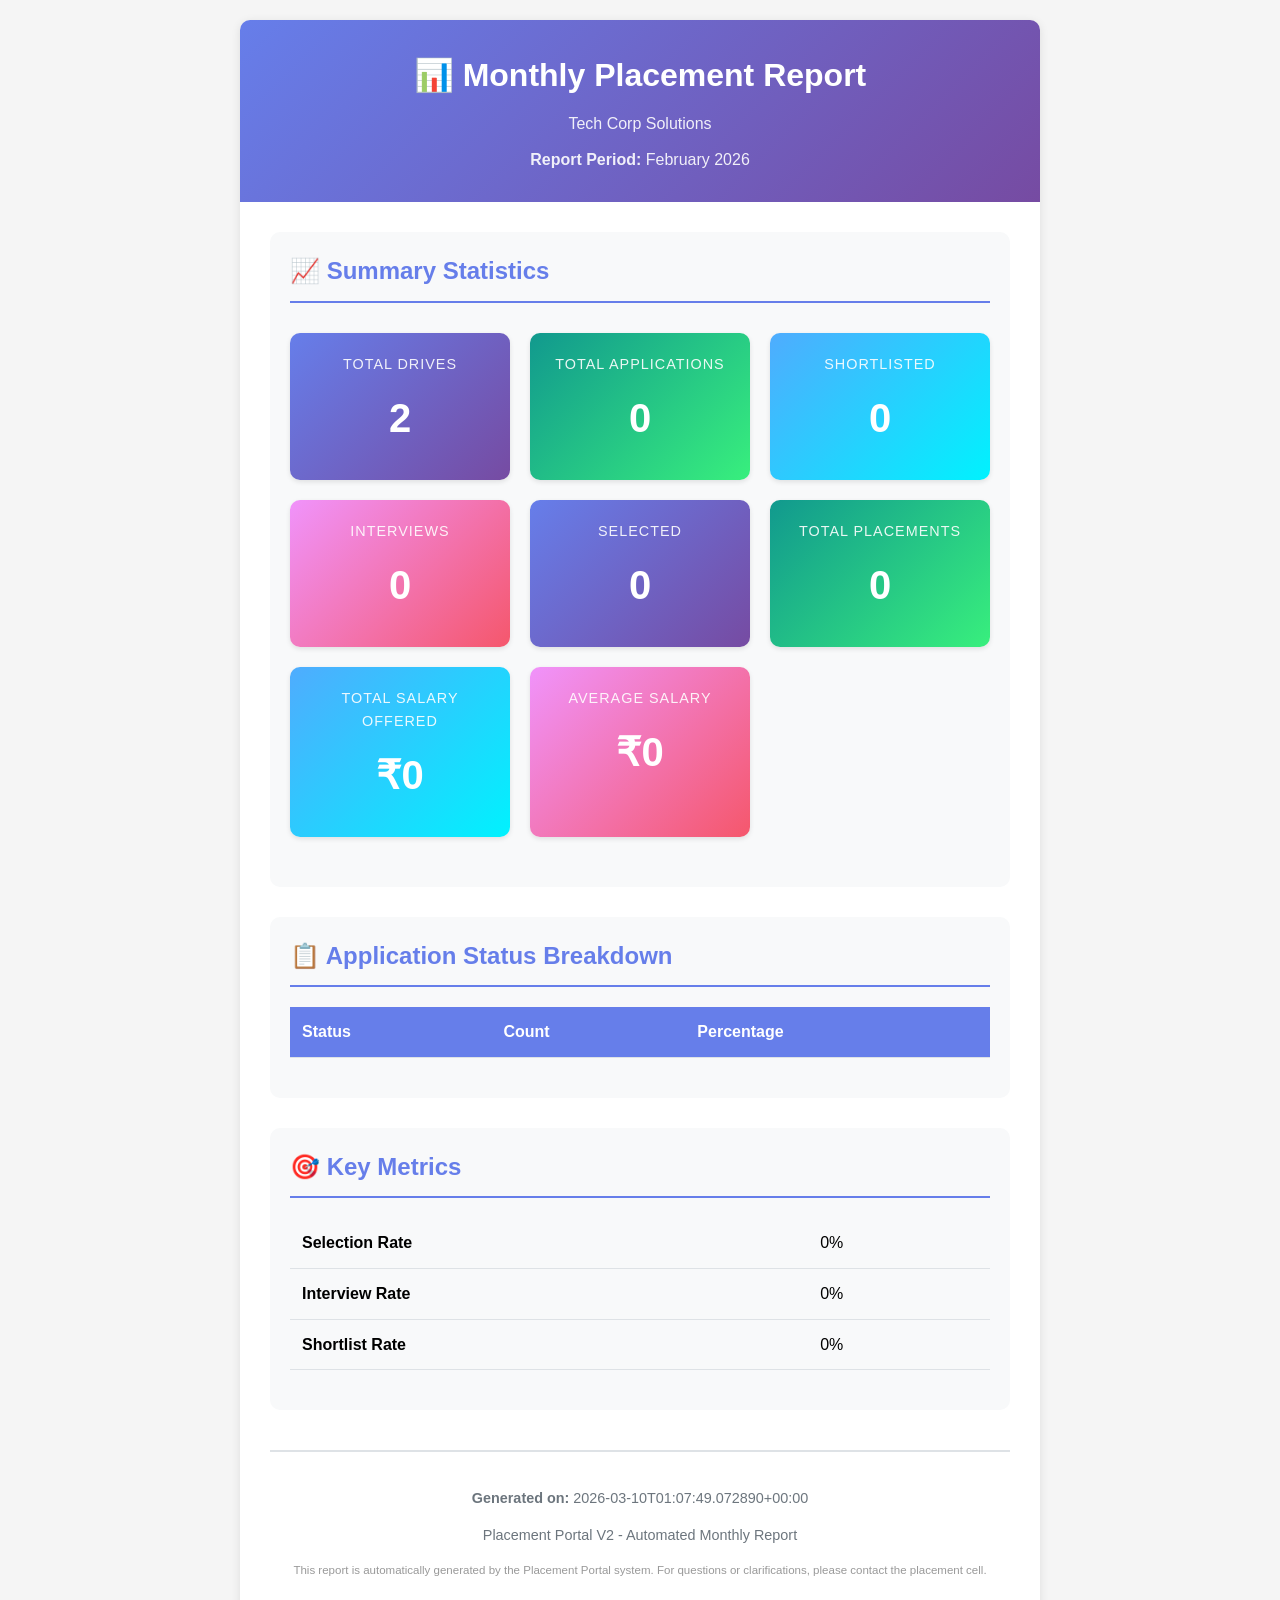
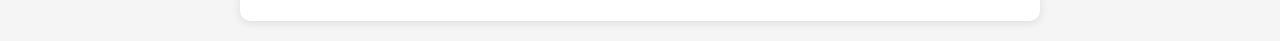
<file: static/reports/Tech_Corp_Solutions_2026_02_report.html>
<!DOCTYPE html>
<html lang="en">
<head>
    <meta charset="UTF-8">
    <meta name="viewport" content="width=device-width, initial-scale=1.0">
    <title>Monthly Placement Report - Tech Corp Solutions</title>
    <style>
        body {
            font-family: Arial, sans-serif;
            line-height: 1.6;
            max-width: 800px;
            margin: 0 auto;
            padding: 20px;
            background-color: #f5f5f5;
        }
        .container {
            background-color: white;
            padding: 30px;
            border-radius: 10px;
            box-shadow: 0 2px 10px rgba(0,0,0,0.1);
        }
        .header {
            background: linear-gradient(135deg, #667eea 0%, #764ba2 100%);
            color: white;
            padding: 30px;
            text-align: center;
            border-radius: 10px 10px 0 0;
            margin: -30px -30px 30px -30px;
        }
        .header h1 {
            margin: 0;
            font-size: 2em;
        }
        .header p {
            margin: 10px 0 0 0;
            opacity: 0.9;
        }
        .stats-grid {
            display: grid;
            grid-template-columns: repeat(auto-fit, minmax(180px, 1fr));
            gap: 20px;
            margin: 30px 0;
        }
        .stat-card {
            background: linear-gradient(135deg, #667eea 0%, #764ba2 100%);
            color: white;
            padding: 20px;
            border-radius: 10px;
            text-align: center;
            box-shadow: 0 2px 5px rgba(0,0,0,0.1);
        }
        .stat-card.success {
            background: linear-gradient(135deg, #11998e 0%, #38ef7d 100%);
        }
        .stat-card.info {
            background: linear-gradient(135deg, #4facfe 0%, #00f2fe 100%);
        }
        .stat-card.warning {
            background: linear-gradient(135deg, #f093fb 0%, #f5576c 100%);
        }
        .stat-value {
            font-size: 2.5em;
            font-weight: bold;
            margin: 10px 0;
        }
        .stat-label {
            font-size: 0.9em;
            opacity: 0.9;
            text-transform: uppercase;
            letter-spacing: 1px;
        }
        .section {
            margin: 30px 0;
            padding: 20px;
            background-color: #f8f9fa;
            border-radius: 10px;
        }
        .section h2 {
            color: #667eea;
            margin-top: 0;
            border-bottom: 2px solid #667eea;
            padding-bottom: 10px;
        }
        .table {
            width: 100%;
            border-collapse: collapse;
            margin: 20px 0;
        }
        .table th, .table td {
            padding: 12px;
            text-align: left;
            border-bottom: 1px solid #dee2e6;
        }
        .table th {
            background-color: #667eea;
            color: white;
        }
        .table tr:hover {
            background-color: #f5f5f5;
        }
        .footer {
            margin-top: 40px;
            padding-top: 20px;
            border-top: 2px solid #dee2e6;
            color: #6c757d;
            font-size: 0.9em;
            text-align: center;
        }
        .badge {
            display: inline-block;
            padding: 5px 10px;
            border-radius: 5px;
            font-size: 0.85em;
            font-weight: bold;
        }
        .badge-success {
            background-color: #28a745;
            color: white;
        }
        .badge-info {
            background-color: #17a2b8;
            color: white;
        }
        .badge-warning {
            background-color: #ffc107;
            color: #212529;
        }
    </style>
</head>
<body>
    <div class="container">
        <!-- Header -->
        <div class="header">
            <h1>📊 Monthly Placement Report</h1>
            <p>Tech Corp Solutions</p>
            <p><strong>Report Period:</strong> February 2026</p>
        </div>
        
        <!-- Summary Statistics -->
        <div class="section">
            <h2>📈 Summary Statistics</h2>
            <div class="stats-grid">
                <div class="stat-card">
                    <div class="stat-label">Total Drives</div>
                    <div class="stat-value">2</div>
                </div>
                <div class="stat-card success">
                    <div class="stat-label">Total Applications</div>
                    <div class="stat-value">0</div>
                </div>
                <div class="stat-card info">
                    <div class="stat-label">Shortlisted</div>
                    <div class="stat-value">0</div>
                </div>
                <div class="stat-card warning">
                    <div class="stat-label">Interviews</div>
                    <div class="stat-value">0</div>
                </div>
                <div class="stat-card">
                    <div class="stat-label">Selected</div>
                    <div class="stat-value">0</div>
                </div>
                <div class="stat-card success">
                    <div class="stat-label">Total Placements</div>
                    <div class="stat-value">0</div>
                </div>
                <div class="stat-card info">
                    <div class="stat-label">Total Salary Offered</div>
                    <div class="stat-value">₹0</div>
                </div>
                <div class="stat-card warning">
                    <div class="stat-label">Average Salary</div>
                    <div class="stat-value">₹0</div>
                </div>
            </div>
        </div>
        
        <!-- Application Status Breakdown -->
        <div class="section">
            <h2>📋 Application Status Breakdown</h2>
            <table class="table">
                <thead>
                    <tr>
                        <th>Status</th>
                        <th>Count</th>
                        <th>Percentage</th>
                    </tr>
                </thead>
                <tbody>
                    
                </tbody>
            </table>
        </div>
        
        <!-- Key Metrics -->
        <div class="section">
            <h2>🎯 Key Metrics</h2>
            <table class="table">
                <tbody>
                    <tr>
                        <td><strong>Selection Rate</strong></td>
                        <td>
                            
                                0%
                            
                        </td>
                    </tr>
                    <tr>
                        <td><strong>Interview Rate</strong></td>
                        <td>
                            
                                0%
                            
                        </td>
                    </tr>
                    <tr>
                        <td><strong>Shortlist Rate</strong></td>
                        <td>
                            
                                0%
                            
                        </td>
                    </tr>
                </tbody>
            </table>
        </div>
        
        <!-- Footer -->
        <div class="footer">
            <p><strong>Generated on:</strong> 2026-03-10T01:07:49.072890+00:00</p>
            <p>Placement Portal V2 - Automated Monthly Report</p>
            <p style="font-size: 0.8em; color: #999;">
                This report is automatically generated by the Placement Portal system.
                For questions or clarifications, please contact the placement cell.
            </p>
        </div>
    </div>
</body>
</html>
</file>
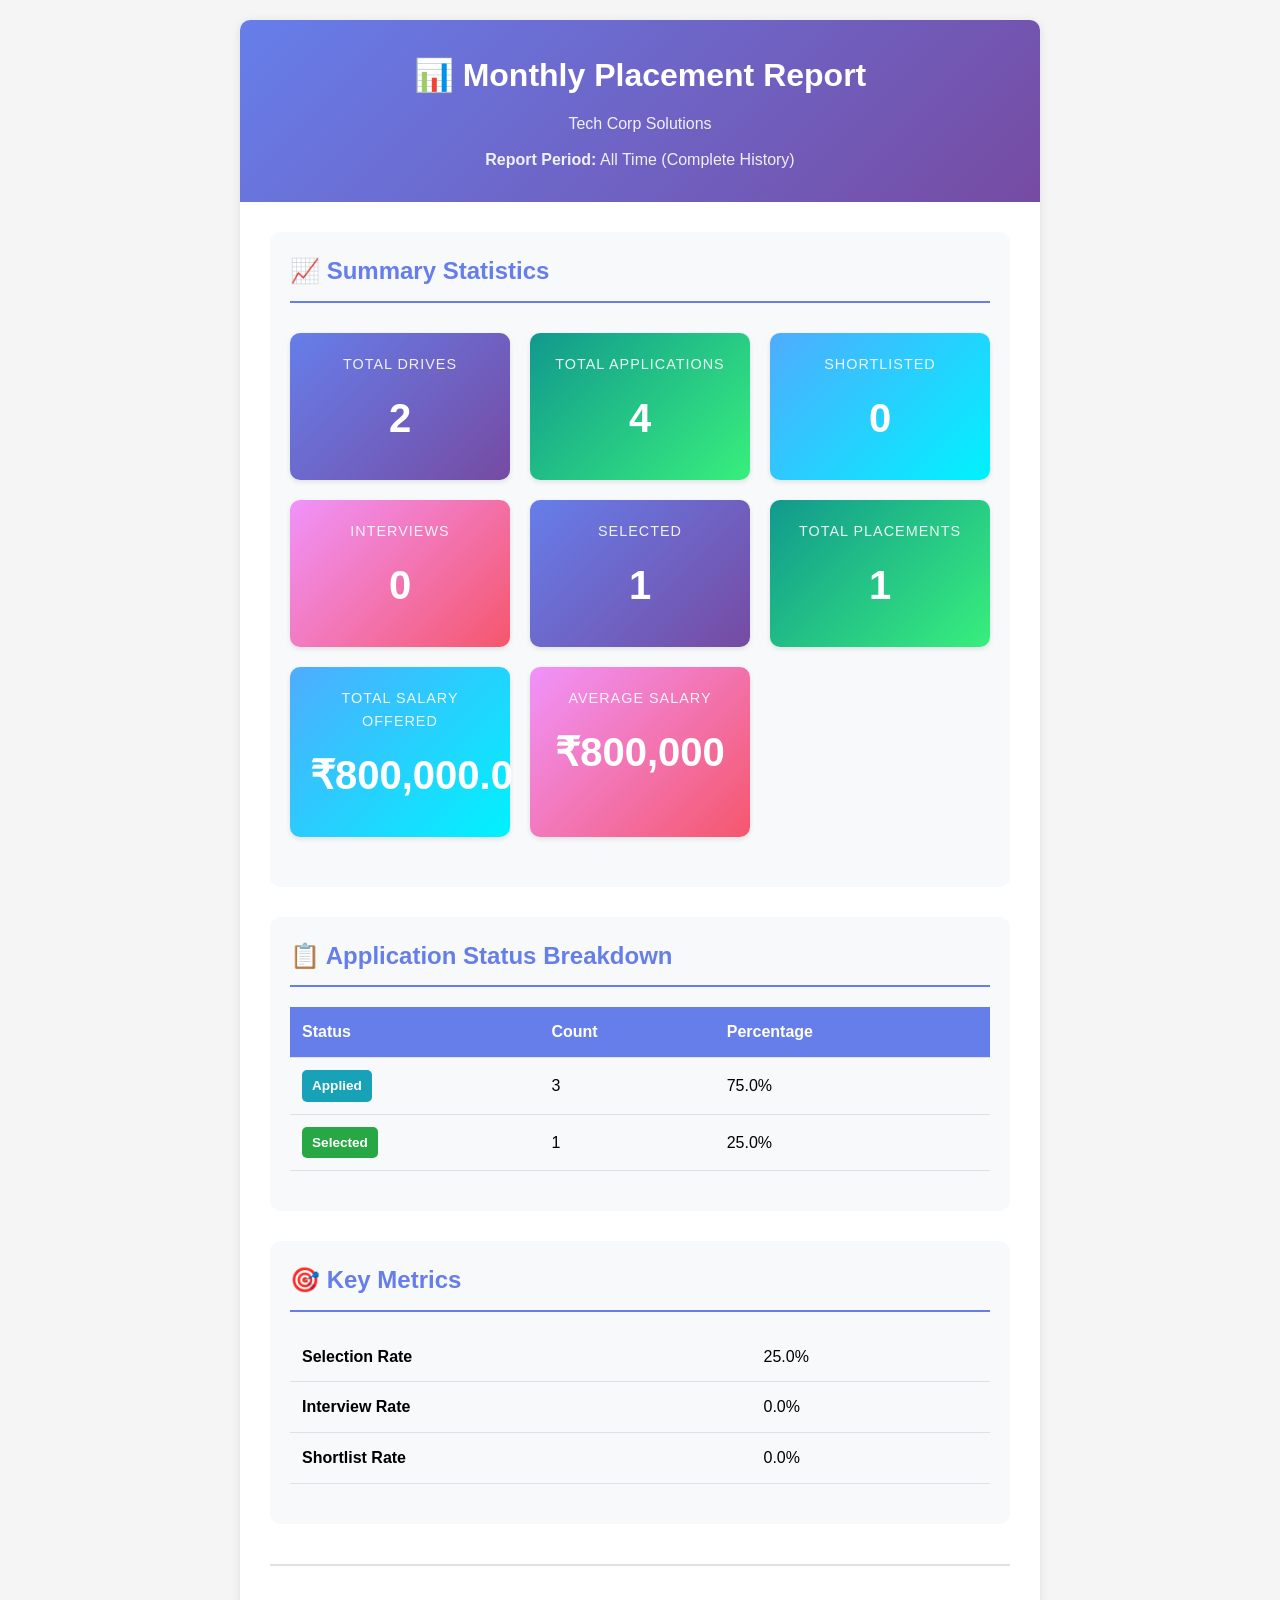
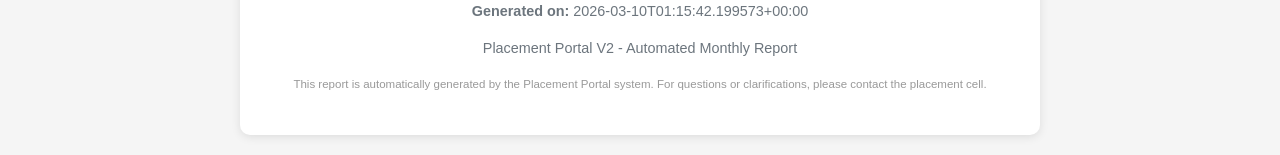
<file: static/reports/Tech_Corp_Solutions_Complete_History_20260310_011542_report.html>
<!DOCTYPE html>
<html lang="en">
<head>
    <meta charset="UTF-8">
    <meta name="viewport" content="width=device-width, initial-scale=1.0">
    <title>Monthly Placement Report - Tech Corp Solutions</title>
    <style>
        body {
            font-family: Arial, sans-serif;
            line-height: 1.6;
            max-width: 800px;
            margin: 0 auto;
            padding: 20px;
            background-color: #f5f5f5;
        }
        .container {
            background-color: white;
            padding: 30px;
            border-radius: 10px;
            box-shadow: 0 2px 10px rgba(0,0,0,0.1);
        }
        .header {
            background: linear-gradient(135deg, #667eea 0%, #764ba2 100%);
            color: white;
            padding: 30px;
            text-align: center;
            border-radius: 10px 10px 0 0;
            margin: -30px -30px 30px -30px;
        }
        .header h1 {
            margin: 0;
            font-size: 2em;
        }
        .header p {
            margin: 10px 0 0 0;
            opacity: 0.9;
        }
        .stats-grid {
            display: grid;
            grid-template-columns: repeat(auto-fit, minmax(180px, 1fr));
            gap: 20px;
            margin: 30px 0;
        }
        .stat-card {
            background: linear-gradient(135deg, #667eea 0%, #764ba2 100%);
            color: white;
            padding: 20px;
            border-radius: 10px;
            text-align: center;
            box-shadow: 0 2px 5px rgba(0,0,0,0.1);
        }
        .stat-card.success {
            background: linear-gradient(135deg, #11998e 0%, #38ef7d 100%);
        }
        .stat-card.info {
            background: linear-gradient(135deg, #4facfe 0%, #00f2fe 100%);
        }
        .stat-card.warning {
            background: linear-gradient(135deg, #f093fb 0%, #f5576c 100%);
        }
        .stat-value {
            font-size: 2.5em;
            font-weight: bold;
            margin: 10px 0;
        }
        .stat-label {
            font-size: 0.9em;
            opacity: 0.9;
            text-transform: uppercase;
            letter-spacing: 1px;
        }
        .section {
            margin: 30px 0;
            padding: 20px;
            background-color: #f8f9fa;
            border-radius: 10px;
        }
        .section h2 {
            color: #667eea;
            margin-top: 0;
            border-bottom: 2px solid #667eea;
            padding-bottom: 10px;
        }
        .table {
            width: 100%;
            border-collapse: collapse;
            margin: 20px 0;
        }
        .table th, .table td {
            padding: 12px;
            text-align: left;
            border-bottom: 1px solid #dee2e6;
        }
        .table th {
            background-color: #667eea;
            color: white;
        }
        .table tr:hover {
            background-color: #f5f5f5;
        }
        .footer {
            margin-top: 40px;
            padding-top: 20px;
            border-top: 2px solid #dee2e6;
            color: #6c757d;
            font-size: 0.9em;
            text-align: center;
        }
        .badge {
            display: inline-block;
            padding: 5px 10px;
            border-radius: 5px;
            font-size: 0.85em;
            font-weight: bold;
        }
        .badge-success {
            background-color: #28a745;
            color: white;
        }
        .badge-info {
            background-color: #17a2b8;
            color: white;
        }
        .badge-warning {
            background-color: #ffc107;
            color: #212529;
        }
    </style>
</head>
<body>
    <div class="container">
        <!-- Header -->
        <div class="header">
            <h1>📊 Monthly Placement Report</h1>
            <p>Tech Corp Solutions</p>
            <p><strong>Report Period:</strong> All Time (Complete History)</p>
        </div>
        
        <!-- Summary Statistics -->
        <div class="section">
            <h2>📈 Summary Statistics</h2>
            <div class="stats-grid">
                <div class="stat-card">
                    <div class="stat-label">Total Drives</div>
                    <div class="stat-value">2</div>
                </div>
                <div class="stat-card success">
                    <div class="stat-label">Total Applications</div>
                    <div class="stat-value">4</div>
                </div>
                <div class="stat-card info">
                    <div class="stat-label">Shortlisted</div>
                    <div class="stat-value">0</div>
                </div>
                <div class="stat-card warning">
                    <div class="stat-label">Interviews</div>
                    <div class="stat-value">0</div>
                </div>
                <div class="stat-card">
                    <div class="stat-label">Selected</div>
                    <div class="stat-value">1</div>
                </div>
                <div class="stat-card success">
                    <div class="stat-label">Total Placements</div>
                    <div class="stat-value">1</div>
                </div>
                <div class="stat-card info">
                    <div class="stat-label">Total Salary Offered</div>
                    <div class="stat-value">₹800,000.0</div>
                </div>
                <div class="stat-card warning">
                    <div class="stat-label">Average Salary</div>
                    <div class="stat-value">₹800,000</div>
                </div>
            </div>
        </div>
        
        <!-- Application Status Breakdown -->
        <div class="section">
            <h2>📋 Application Status Breakdown</h2>
            <table class="table">
                <thead>
                    <tr>
                        <th>Status</th>
                        <th>Count</th>
                        <th>Percentage</th>
                    </tr>
                </thead>
                <tbody>
                    
                    <tr>
                        <td>
                            
                                <span class="badge badge-info">Applied</span>
                            
                        </td>
                        <td>3</td>
                        <td>
                            
                                75.0%
                            
                        </td>
                    </tr>
                    
                    <tr>
                        <td>
                            
                                <span class="badge badge-success">Selected</span>
                            
                        </td>
                        <td>1</td>
                        <td>
                            
                                25.0%
                            
                        </td>
                    </tr>
                    
                </tbody>
            </table>
        </div>
        
        <!-- Key Metrics -->
        <div class="section">
            <h2>🎯 Key Metrics</h2>
            <table class="table">
                <tbody>
                    <tr>
                        <td><strong>Selection Rate</strong></td>
                        <td>
                            
                                25.0%
                            
                        </td>
                    </tr>
                    <tr>
                        <td><strong>Interview Rate</strong></td>
                        <td>
                            
                                0.0%
                            
                        </td>
                    </tr>
                    <tr>
                        <td><strong>Shortlist Rate</strong></td>
                        <td>
                            
                                0.0%
                            
                        </td>
                    </tr>
                </tbody>
            </table>
        </div>
        
        <!-- Footer -->
        <div class="footer">
            <p><strong>Generated on:</strong> 2026-03-10T01:15:42.199573+00:00</p>
            <p>Placement Portal V2 - Automated Monthly Report</p>
            <p style="font-size: 0.8em; color: #999;">
                This report is automatically generated by the Placement Portal system.
                For questions or clarifications, please contact the placement cell.
            </p>
        </div>
    </div>
</body>
</html>
</file>
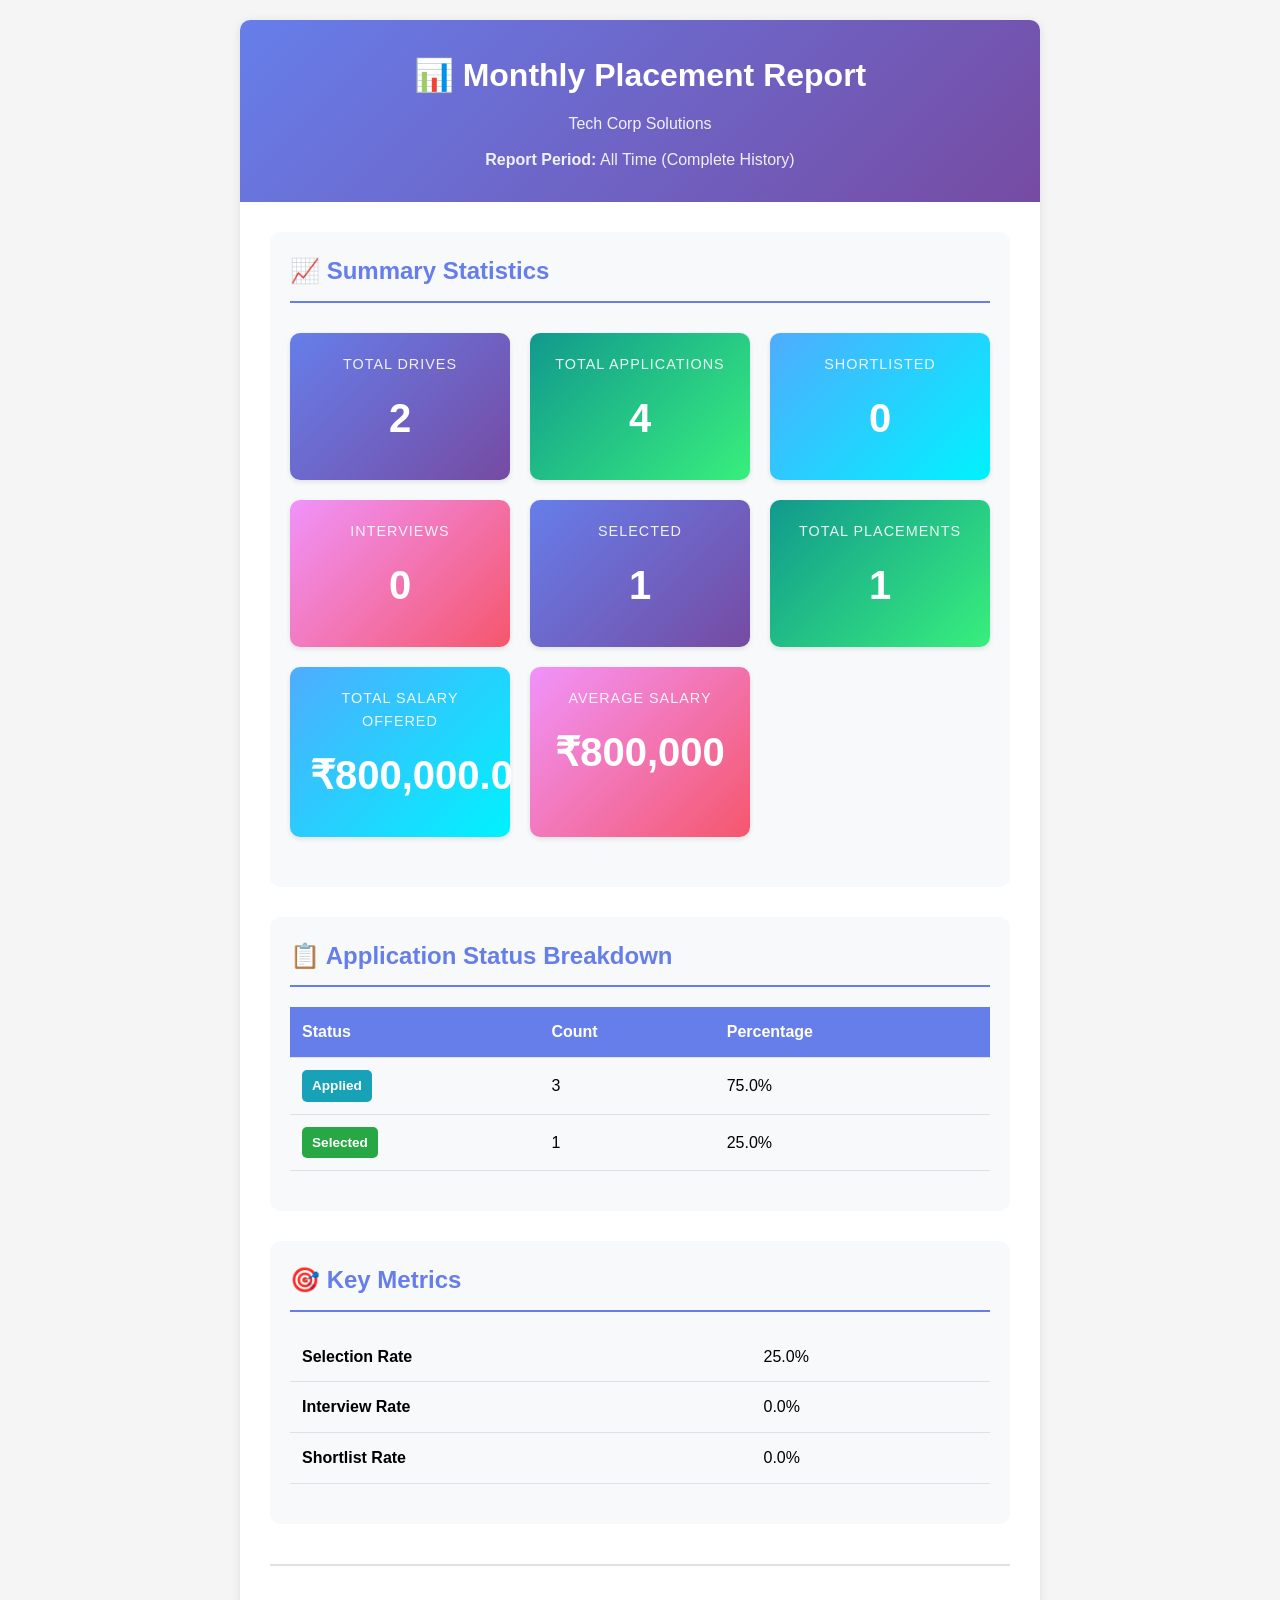
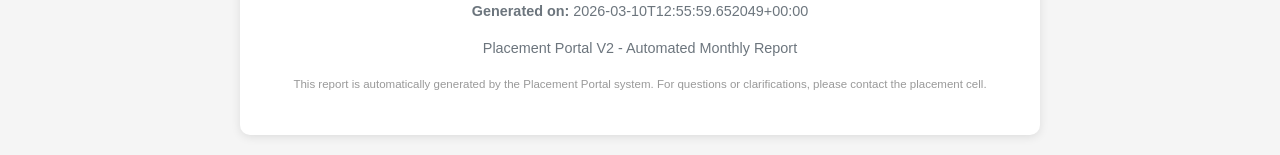
<file: static/reports/Tech_Corp_Solutions_Complete_History_20260310_125559_report.html>
<!DOCTYPE html>
<html lang="en">
<head>
    <meta charset="UTF-8">
    <meta name="viewport" content="width=device-width, initial-scale=1.0">
    <title>Monthly Placement Report - Tech Corp Solutions</title>
    <style>
        body {
            font-family: Arial, sans-serif;
            line-height: 1.6;
            max-width: 800px;
            margin: 0 auto;
            padding: 20px;
            background-color: #f5f5f5;
        }
        .container {
            background-color: white;
            padding: 30px;
            border-radius: 10px;
            box-shadow: 0 2px 10px rgba(0,0,0,0.1);
        }
        .header {
            background: linear-gradient(135deg, #667eea 0%, #764ba2 100%);
            color: white;
            padding: 30px;
            text-align: center;
            border-radius: 10px 10px 0 0;
            margin: -30px -30px 30px -30px;
        }
        .header h1 {
            margin: 0;
            font-size: 2em;
        }
        .header p {
            margin: 10px 0 0 0;
            opacity: 0.9;
        }
        .stats-grid {
            display: grid;
            grid-template-columns: repeat(auto-fit, minmax(180px, 1fr));
            gap: 20px;
            margin: 30px 0;
        }
        .stat-card {
            background: linear-gradient(135deg, #667eea 0%, #764ba2 100%);
            color: white;
            padding: 20px;
            border-radius: 10px;
            text-align: center;
            box-shadow: 0 2px 5px rgba(0,0,0,0.1);
        }
        .stat-card.success {
            background: linear-gradient(135deg, #11998e 0%, #38ef7d 100%);
        }
        .stat-card.info {
            background: linear-gradient(135deg, #4facfe 0%, #00f2fe 100%);
        }
        .stat-card.warning {
            background: linear-gradient(135deg, #f093fb 0%, #f5576c 100%);
        }
        .stat-value {
            font-size: 2.5em;
            font-weight: bold;
            margin: 10px 0;
        }
        .stat-label {
            font-size: 0.9em;
            opacity: 0.9;
            text-transform: uppercase;
            letter-spacing: 1px;
        }
        .section {
            margin: 30px 0;
            padding: 20px;
            background-color: #f8f9fa;
            border-radius: 10px;
        }
        .section h2 {
            color: #667eea;
            margin-top: 0;
            border-bottom: 2px solid #667eea;
            padding-bottom: 10px;
        }
        .table {
            width: 100%;
            border-collapse: collapse;
            margin: 20px 0;
        }
        .table th, .table td {
            padding: 12px;
            text-align: left;
            border-bottom: 1px solid #dee2e6;
        }
        .table th {
            background-color: #667eea;
            color: white;
        }
        .table tr:hover {
            background-color: #f5f5f5;
        }
        .footer {
            margin-top: 40px;
            padding-top: 20px;
            border-top: 2px solid #dee2e6;
            color: #6c757d;
            font-size: 0.9em;
            text-align: center;
        }
        .badge {
            display: inline-block;
            padding: 5px 10px;
            border-radius: 5px;
            font-size: 0.85em;
            font-weight: bold;
        }
        .badge-success {
            background-color: #28a745;
            color: white;
        }
        .badge-info {
            background-color: #17a2b8;
            color: white;
        }
        .badge-warning {
            background-color: #ffc107;
            color: #212529;
        }
    </style>
</head>
<body>
    <div class="container">
        <!-- Header -->
        <div class="header">
            <h1>📊 Monthly Placement Report</h1>
            <p>Tech Corp Solutions</p>
            <p><strong>Report Period:</strong> All Time (Complete History)</p>
        </div>
        
        <!-- Summary Statistics -->
        <div class="section">
            <h2>📈 Summary Statistics</h2>
            <div class="stats-grid">
                <div class="stat-card">
                    <div class="stat-label">Total Drives</div>
                    <div class="stat-value">2</div>
                </div>
                <div class="stat-card success">
                    <div class="stat-label">Total Applications</div>
                    <div class="stat-value">4</div>
                </div>
                <div class="stat-card info">
                    <div class="stat-label">Shortlisted</div>
                    <div class="stat-value">0</div>
                </div>
                <div class="stat-card warning">
                    <div class="stat-label">Interviews</div>
                    <div class="stat-value">0</div>
                </div>
                <div class="stat-card">
                    <div class="stat-label">Selected</div>
                    <div class="stat-value">1</div>
                </div>
                <div class="stat-card success">
                    <div class="stat-label">Total Placements</div>
                    <div class="stat-value">1</div>
                </div>
                <div class="stat-card info">
                    <div class="stat-label">Total Salary Offered</div>
                    <div class="stat-value">₹800,000.0</div>
                </div>
                <div class="stat-card warning">
                    <div class="stat-label">Average Salary</div>
                    <div class="stat-value">₹800,000</div>
                </div>
            </div>
        </div>
        
        <!-- Application Status Breakdown -->
        <div class="section">
            <h2>📋 Application Status Breakdown</h2>
            <table class="table">
                <thead>
                    <tr>
                        <th>Status</th>
                        <th>Count</th>
                        <th>Percentage</th>
                    </tr>
                </thead>
                <tbody>
                    
                    <tr>
                        <td>
                            
                                <span class="badge badge-info">Applied</span>
                            
                        </td>
                        <td>3</td>
                        <td>
                            
                                75.0%
                            
                        </td>
                    </tr>
                    
                    <tr>
                        <td>
                            
                                <span class="badge badge-success">Selected</span>
                            
                        </td>
                        <td>1</td>
                        <td>
                            
                                25.0%
                            
                        </td>
                    </tr>
                    
                </tbody>
            </table>
        </div>
        
        <!-- Key Metrics -->
        <div class="section">
            <h2>🎯 Key Metrics</h2>
            <table class="table">
                <tbody>
                    <tr>
                        <td><strong>Selection Rate</strong></td>
                        <td>
                            
                                25.0%
                            
                        </td>
                    </tr>
                    <tr>
                        <td><strong>Interview Rate</strong></td>
                        <td>
                            
                                0.0%
                            
                        </td>
                    </tr>
                    <tr>
                        <td><strong>Shortlist Rate</strong></td>
                        <td>
                            
                                0.0%
                            
                        </td>
                    </tr>
                </tbody>
            </table>
        </div>
        
        <!-- Footer -->
        <div class="footer">
            <p><strong>Generated on:</strong> 2026-03-10T12:55:59.652049+00:00</p>
            <p>Placement Portal V2 - Automated Monthly Report</p>
            <p style="font-size: 0.8em; color: #999;">
                This report is automatically generated by the Placement Portal system.
                For questions or clarifications, please contact the placement cell.
            </p>
        </div>
    </div>
</body>
</html>
</file>
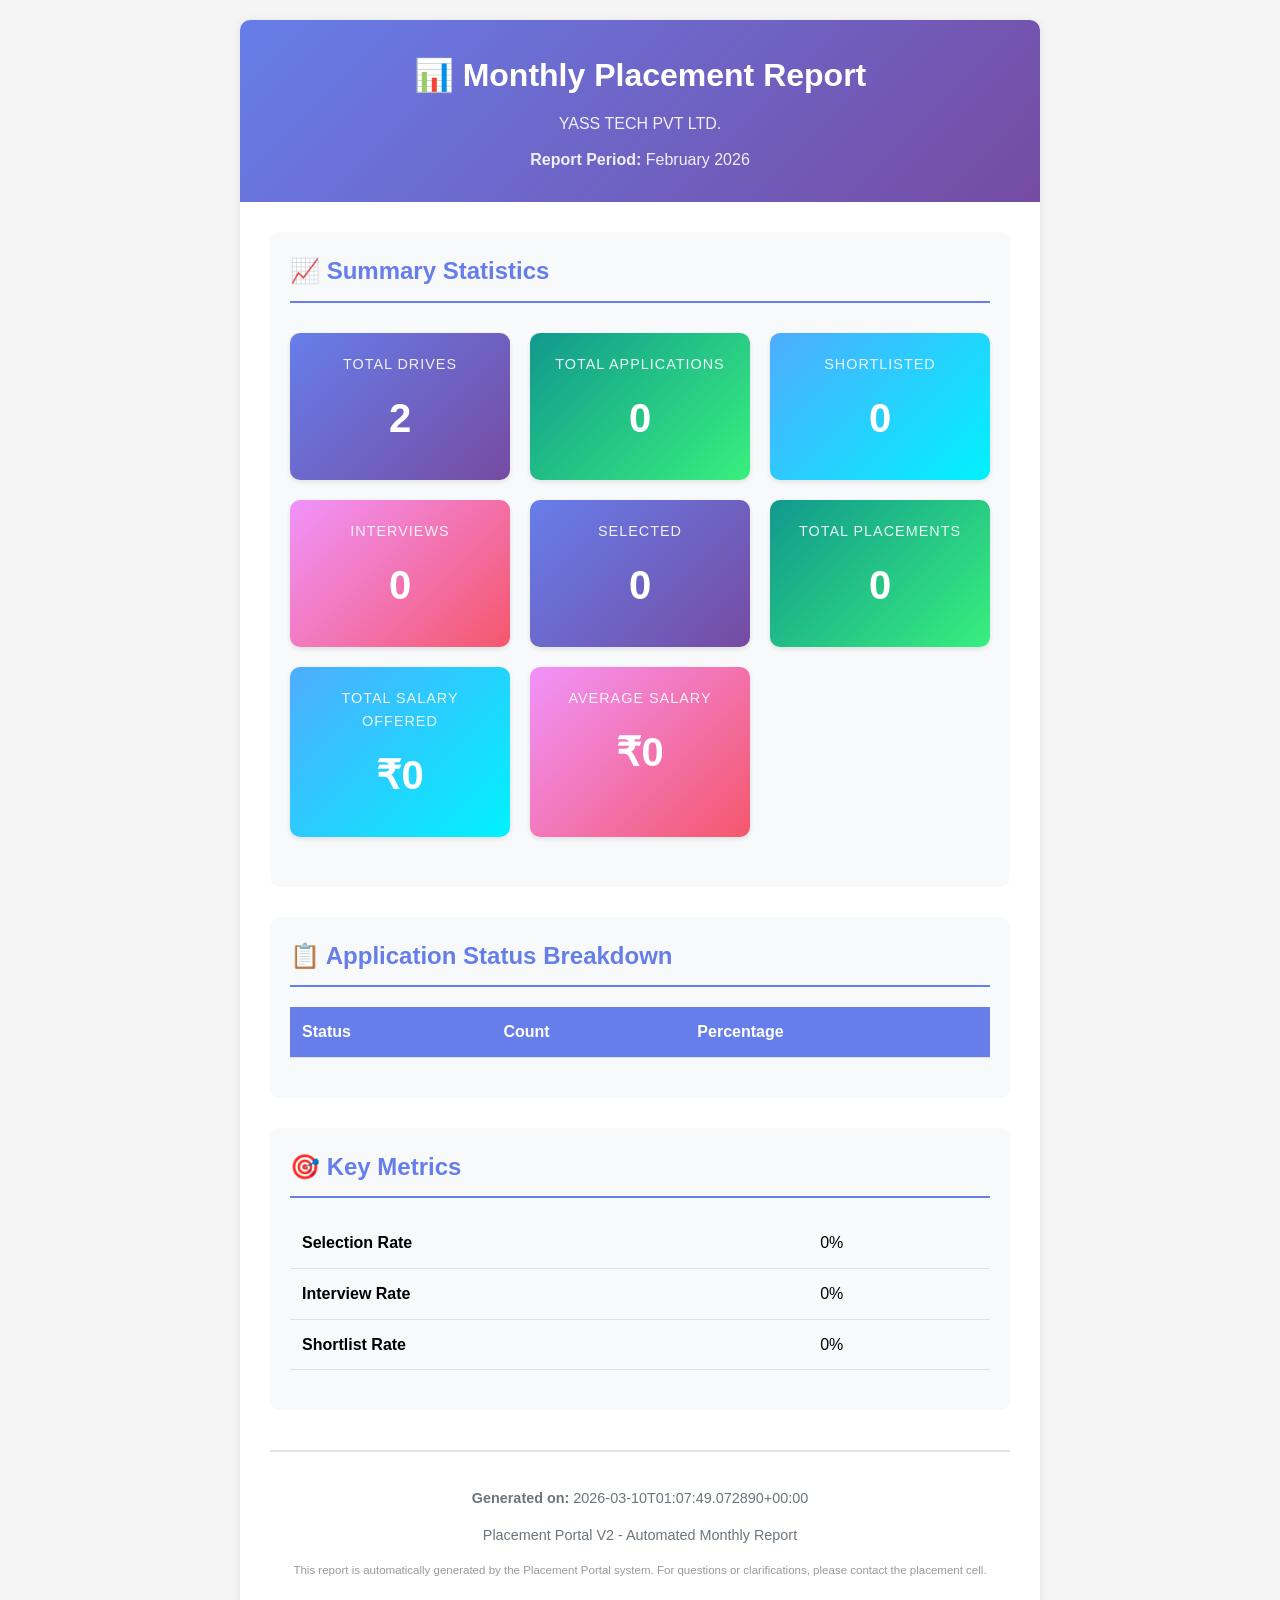
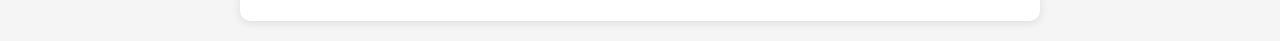
<file: static/reports/YASS_TECH_PVT_LTD._2026_02_report.html>
<!DOCTYPE html>
<html lang="en">
<head>
    <meta charset="UTF-8">
    <meta name="viewport" content="width=device-width, initial-scale=1.0">
    <title>Monthly Placement Report - YASS TECH PVT LTD.</title>
    <style>
        body {
            font-family: Arial, sans-serif;
            line-height: 1.6;
            max-width: 800px;
            margin: 0 auto;
            padding: 20px;
            background-color: #f5f5f5;
        }
        .container {
            background-color: white;
            padding: 30px;
            border-radius: 10px;
            box-shadow: 0 2px 10px rgba(0,0,0,0.1);
        }
        .header {
            background: linear-gradient(135deg, #667eea 0%, #764ba2 100%);
            color: white;
            padding: 30px;
            text-align: center;
            border-radius: 10px 10px 0 0;
            margin: -30px -30px 30px -30px;
        }
        .header h1 {
            margin: 0;
            font-size: 2em;
        }
        .header p {
            margin: 10px 0 0 0;
            opacity: 0.9;
        }
        .stats-grid {
            display: grid;
            grid-template-columns: repeat(auto-fit, minmax(180px, 1fr));
            gap: 20px;
            margin: 30px 0;
        }
        .stat-card {
            background: linear-gradient(135deg, #667eea 0%, #764ba2 100%);
            color: white;
            padding: 20px;
            border-radius: 10px;
            text-align: center;
            box-shadow: 0 2px 5px rgba(0,0,0,0.1);
        }
        .stat-card.success {
            background: linear-gradient(135deg, #11998e 0%, #38ef7d 100%);
        }
        .stat-card.info {
            background: linear-gradient(135deg, #4facfe 0%, #00f2fe 100%);
        }
        .stat-card.warning {
            background: linear-gradient(135deg, #f093fb 0%, #f5576c 100%);
        }
        .stat-value {
            font-size: 2.5em;
            font-weight: bold;
            margin: 10px 0;
        }
        .stat-label {
            font-size: 0.9em;
            opacity: 0.9;
            text-transform: uppercase;
            letter-spacing: 1px;
        }
        .section {
            margin: 30px 0;
            padding: 20px;
            background-color: #f8f9fa;
            border-radius: 10px;
        }
        .section h2 {
            color: #667eea;
            margin-top: 0;
            border-bottom: 2px solid #667eea;
            padding-bottom: 10px;
        }
        .table {
            width: 100%;
            border-collapse: collapse;
            margin: 20px 0;
        }
        .table th, .table td {
            padding: 12px;
            text-align: left;
            border-bottom: 1px solid #dee2e6;
        }
        .table th {
            background-color: #667eea;
            color: white;
        }
        .table tr:hover {
            background-color: #f5f5f5;
        }
        .footer {
            margin-top: 40px;
            padding-top: 20px;
            border-top: 2px solid #dee2e6;
            color: #6c757d;
            font-size: 0.9em;
            text-align: center;
        }
        .badge {
            display: inline-block;
            padding: 5px 10px;
            border-radius: 5px;
            font-size: 0.85em;
            font-weight: bold;
        }
        .badge-success {
            background-color: #28a745;
            color: white;
        }
        .badge-info {
            background-color: #17a2b8;
            color: white;
        }
        .badge-warning {
            background-color: #ffc107;
            color: #212529;
        }
    </style>
</head>
<body>
    <div class="container">
        <!-- Header -->
        <div class="header">
            <h1>📊 Monthly Placement Report</h1>
            <p>YASS TECH PVT LTD.</p>
            <p><strong>Report Period:</strong> February 2026</p>
        </div>
        
        <!-- Summary Statistics -->
        <div class="section">
            <h2>📈 Summary Statistics</h2>
            <div class="stats-grid">
                <div class="stat-card">
                    <div class="stat-label">Total Drives</div>
                    <div class="stat-value">2</div>
                </div>
                <div class="stat-card success">
                    <div class="stat-label">Total Applications</div>
                    <div class="stat-value">0</div>
                </div>
                <div class="stat-card info">
                    <div class="stat-label">Shortlisted</div>
                    <div class="stat-value">0</div>
                </div>
                <div class="stat-card warning">
                    <div class="stat-label">Interviews</div>
                    <div class="stat-value">0</div>
                </div>
                <div class="stat-card">
                    <div class="stat-label">Selected</div>
                    <div class="stat-value">0</div>
                </div>
                <div class="stat-card success">
                    <div class="stat-label">Total Placements</div>
                    <div class="stat-value">0</div>
                </div>
                <div class="stat-card info">
                    <div class="stat-label">Total Salary Offered</div>
                    <div class="stat-value">₹0</div>
                </div>
                <div class="stat-card warning">
                    <div class="stat-label">Average Salary</div>
                    <div class="stat-value">₹0</div>
                </div>
            </div>
        </div>
        
        <!-- Application Status Breakdown -->
        <div class="section">
            <h2>📋 Application Status Breakdown</h2>
            <table class="table">
                <thead>
                    <tr>
                        <th>Status</th>
                        <th>Count</th>
                        <th>Percentage</th>
                    </tr>
                </thead>
                <tbody>
                    
                </tbody>
            </table>
        </div>
        
        <!-- Key Metrics -->
        <div class="section">
            <h2>🎯 Key Metrics</h2>
            <table class="table">
                <tbody>
                    <tr>
                        <td><strong>Selection Rate</strong></td>
                        <td>
                            
                                0%
                            
                        </td>
                    </tr>
                    <tr>
                        <td><strong>Interview Rate</strong></td>
                        <td>
                            
                                0%
                            
                        </td>
                    </tr>
                    <tr>
                        <td><strong>Shortlist Rate</strong></td>
                        <td>
                            
                                0%
                            
                        </td>
                    </tr>
                </tbody>
            </table>
        </div>
        
        <!-- Footer -->
        <div class="footer">
            <p><strong>Generated on:</strong> 2026-03-10T01:07:49.072890+00:00</p>
            <p>Placement Portal V2 - Automated Monthly Report</p>
            <p style="font-size: 0.8em; color: #999;">
                This report is automatically generated by the Placement Portal system.
                For questions or clarifications, please contact the placement cell.
            </p>
        </div>
    </div>
</body>
</html>
</file>
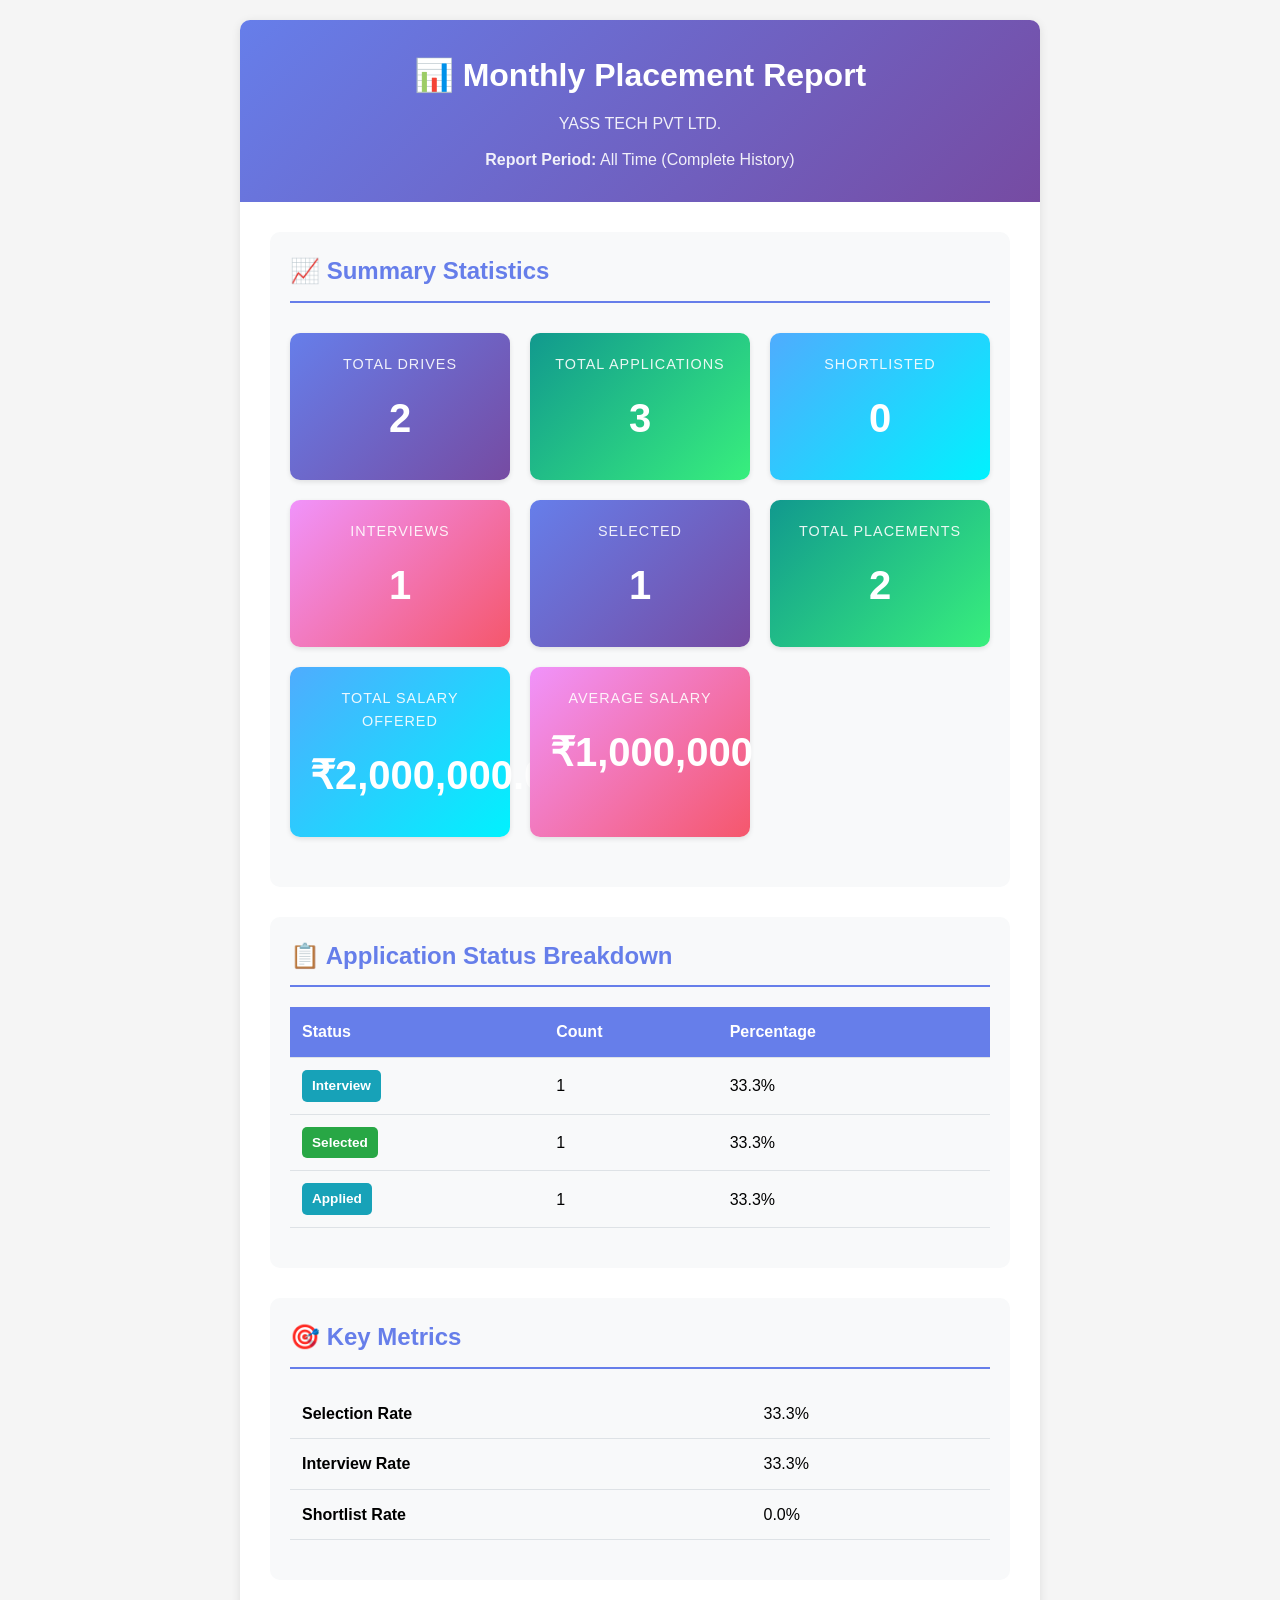
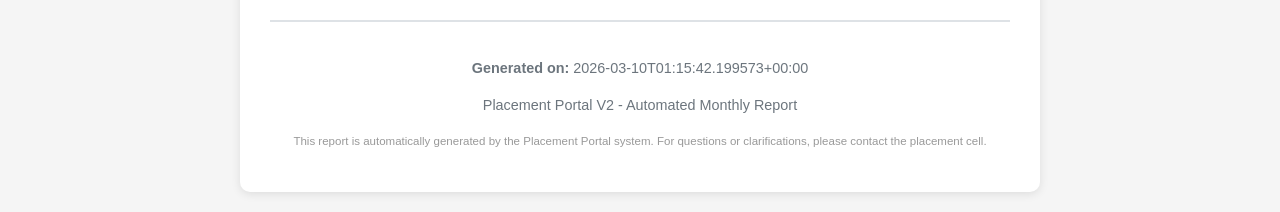
<file: static/reports/YASS_TECH_PVT_LTD._Complete_History_20260310_011542_report.html>
<!DOCTYPE html>
<html lang="en">
<head>
    <meta charset="UTF-8">
    <meta name="viewport" content="width=device-width, initial-scale=1.0">
    <title>Monthly Placement Report - YASS TECH PVT LTD.</title>
    <style>
        body {
            font-family: Arial, sans-serif;
            line-height: 1.6;
            max-width: 800px;
            margin: 0 auto;
            padding: 20px;
            background-color: #f5f5f5;
        }
        .container {
            background-color: white;
            padding: 30px;
            border-radius: 10px;
            box-shadow: 0 2px 10px rgba(0,0,0,0.1);
        }
        .header {
            background: linear-gradient(135deg, #667eea 0%, #764ba2 100%);
            color: white;
            padding: 30px;
            text-align: center;
            border-radius: 10px 10px 0 0;
            margin: -30px -30px 30px -30px;
        }
        .header h1 {
            margin: 0;
            font-size: 2em;
        }
        .header p {
            margin: 10px 0 0 0;
            opacity: 0.9;
        }
        .stats-grid {
            display: grid;
            grid-template-columns: repeat(auto-fit, minmax(180px, 1fr));
            gap: 20px;
            margin: 30px 0;
        }
        .stat-card {
            background: linear-gradient(135deg, #667eea 0%, #764ba2 100%);
            color: white;
            padding: 20px;
            border-radius: 10px;
            text-align: center;
            box-shadow: 0 2px 5px rgba(0,0,0,0.1);
        }
        .stat-card.success {
            background: linear-gradient(135deg, #11998e 0%, #38ef7d 100%);
        }
        .stat-card.info {
            background: linear-gradient(135deg, #4facfe 0%, #00f2fe 100%);
        }
        .stat-card.warning {
            background: linear-gradient(135deg, #f093fb 0%, #f5576c 100%);
        }
        .stat-value {
            font-size: 2.5em;
            font-weight: bold;
            margin: 10px 0;
        }
        .stat-label {
            font-size: 0.9em;
            opacity: 0.9;
            text-transform: uppercase;
            letter-spacing: 1px;
        }
        .section {
            margin: 30px 0;
            padding: 20px;
            background-color: #f8f9fa;
            border-radius: 10px;
        }
        .section h2 {
            color: #667eea;
            margin-top: 0;
            border-bottom: 2px solid #667eea;
            padding-bottom: 10px;
        }
        .table {
            width: 100%;
            border-collapse: collapse;
            margin: 20px 0;
        }
        .table th, .table td {
            padding: 12px;
            text-align: left;
            border-bottom: 1px solid #dee2e6;
        }
        .table th {
            background-color: #667eea;
            color: white;
        }
        .table tr:hover {
            background-color: #f5f5f5;
        }
        .footer {
            margin-top: 40px;
            padding-top: 20px;
            border-top: 2px solid #dee2e6;
            color: #6c757d;
            font-size: 0.9em;
            text-align: center;
        }
        .badge {
            display: inline-block;
            padding: 5px 10px;
            border-radius: 5px;
            font-size: 0.85em;
            font-weight: bold;
        }
        .badge-success {
            background-color: #28a745;
            color: white;
        }
        .badge-info {
            background-color: #17a2b8;
            color: white;
        }
        .badge-warning {
            background-color: #ffc107;
            color: #212529;
        }
    </style>
</head>
<body>
    <div class="container">
        <!-- Header -->
        <div class="header">
            <h1>📊 Monthly Placement Report</h1>
            <p>YASS TECH PVT LTD.</p>
            <p><strong>Report Period:</strong> All Time (Complete History)</p>
        </div>
        
        <!-- Summary Statistics -->
        <div class="section">
            <h2>📈 Summary Statistics</h2>
            <div class="stats-grid">
                <div class="stat-card">
                    <div class="stat-label">Total Drives</div>
                    <div class="stat-value">2</div>
                </div>
                <div class="stat-card success">
                    <div class="stat-label">Total Applications</div>
                    <div class="stat-value">3</div>
                </div>
                <div class="stat-card info">
                    <div class="stat-label">Shortlisted</div>
                    <div class="stat-value">0</div>
                </div>
                <div class="stat-card warning">
                    <div class="stat-label">Interviews</div>
                    <div class="stat-value">1</div>
                </div>
                <div class="stat-card">
                    <div class="stat-label">Selected</div>
                    <div class="stat-value">1</div>
                </div>
                <div class="stat-card success">
                    <div class="stat-label">Total Placements</div>
                    <div class="stat-value">2</div>
                </div>
                <div class="stat-card info">
                    <div class="stat-label">Total Salary Offered</div>
                    <div class="stat-value">₹2,000,000.0</div>
                </div>
                <div class="stat-card warning">
                    <div class="stat-label">Average Salary</div>
                    <div class="stat-value">₹1,000,000</div>
                </div>
            </div>
        </div>
        
        <!-- Application Status Breakdown -->
        <div class="section">
            <h2>📋 Application Status Breakdown</h2>
            <table class="table">
                <thead>
                    <tr>
                        <th>Status</th>
                        <th>Count</th>
                        <th>Percentage</th>
                    </tr>
                </thead>
                <tbody>
                    
                    <tr>
                        <td>
                            
                                <span class="badge badge-info">Interview</span>
                            
                        </td>
                        <td>1</td>
                        <td>
                            
                                33.3%
                            
                        </td>
                    </tr>
                    
                    <tr>
                        <td>
                            
                                <span class="badge badge-success">Selected</span>
                            
                        </td>
                        <td>1</td>
                        <td>
                            
                                33.3%
                            
                        </td>
                    </tr>
                    
                    <tr>
                        <td>
                            
                                <span class="badge badge-info">Applied</span>
                            
                        </td>
                        <td>1</td>
                        <td>
                            
                                33.3%
                            
                        </td>
                    </tr>
                    
                </tbody>
            </table>
        </div>
        
        <!-- Key Metrics -->
        <div class="section">
            <h2>🎯 Key Metrics</h2>
            <table class="table">
                <tbody>
                    <tr>
                        <td><strong>Selection Rate</strong></td>
                        <td>
                            
                                33.3%
                            
                        </td>
                    </tr>
                    <tr>
                        <td><strong>Interview Rate</strong></td>
                        <td>
                            
                                33.3%
                            
                        </td>
                    </tr>
                    <tr>
                        <td><strong>Shortlist Rate</strong></td>
                        <td>
                            
                                0.0%
                            
                        </td>
                    </tr>
                </tbody>
            </table>
        </div>
        
        <!-- Footer -->
        <div class="footer">
            <p><strong>Generated on:</strong> 2026-03-10T01:15:42.199573+00:00</p>
            <p>Placement Portal V2 - Automated Monthly Report</p>
            <p style="font-size: 0.8em; color: #999;">
                This report is automatically generated by the Placement Portal system.
                For questions or clarifications, please contact the placement cell.
            </p>
        </div>
    </div>
</body>
</html>
</file>
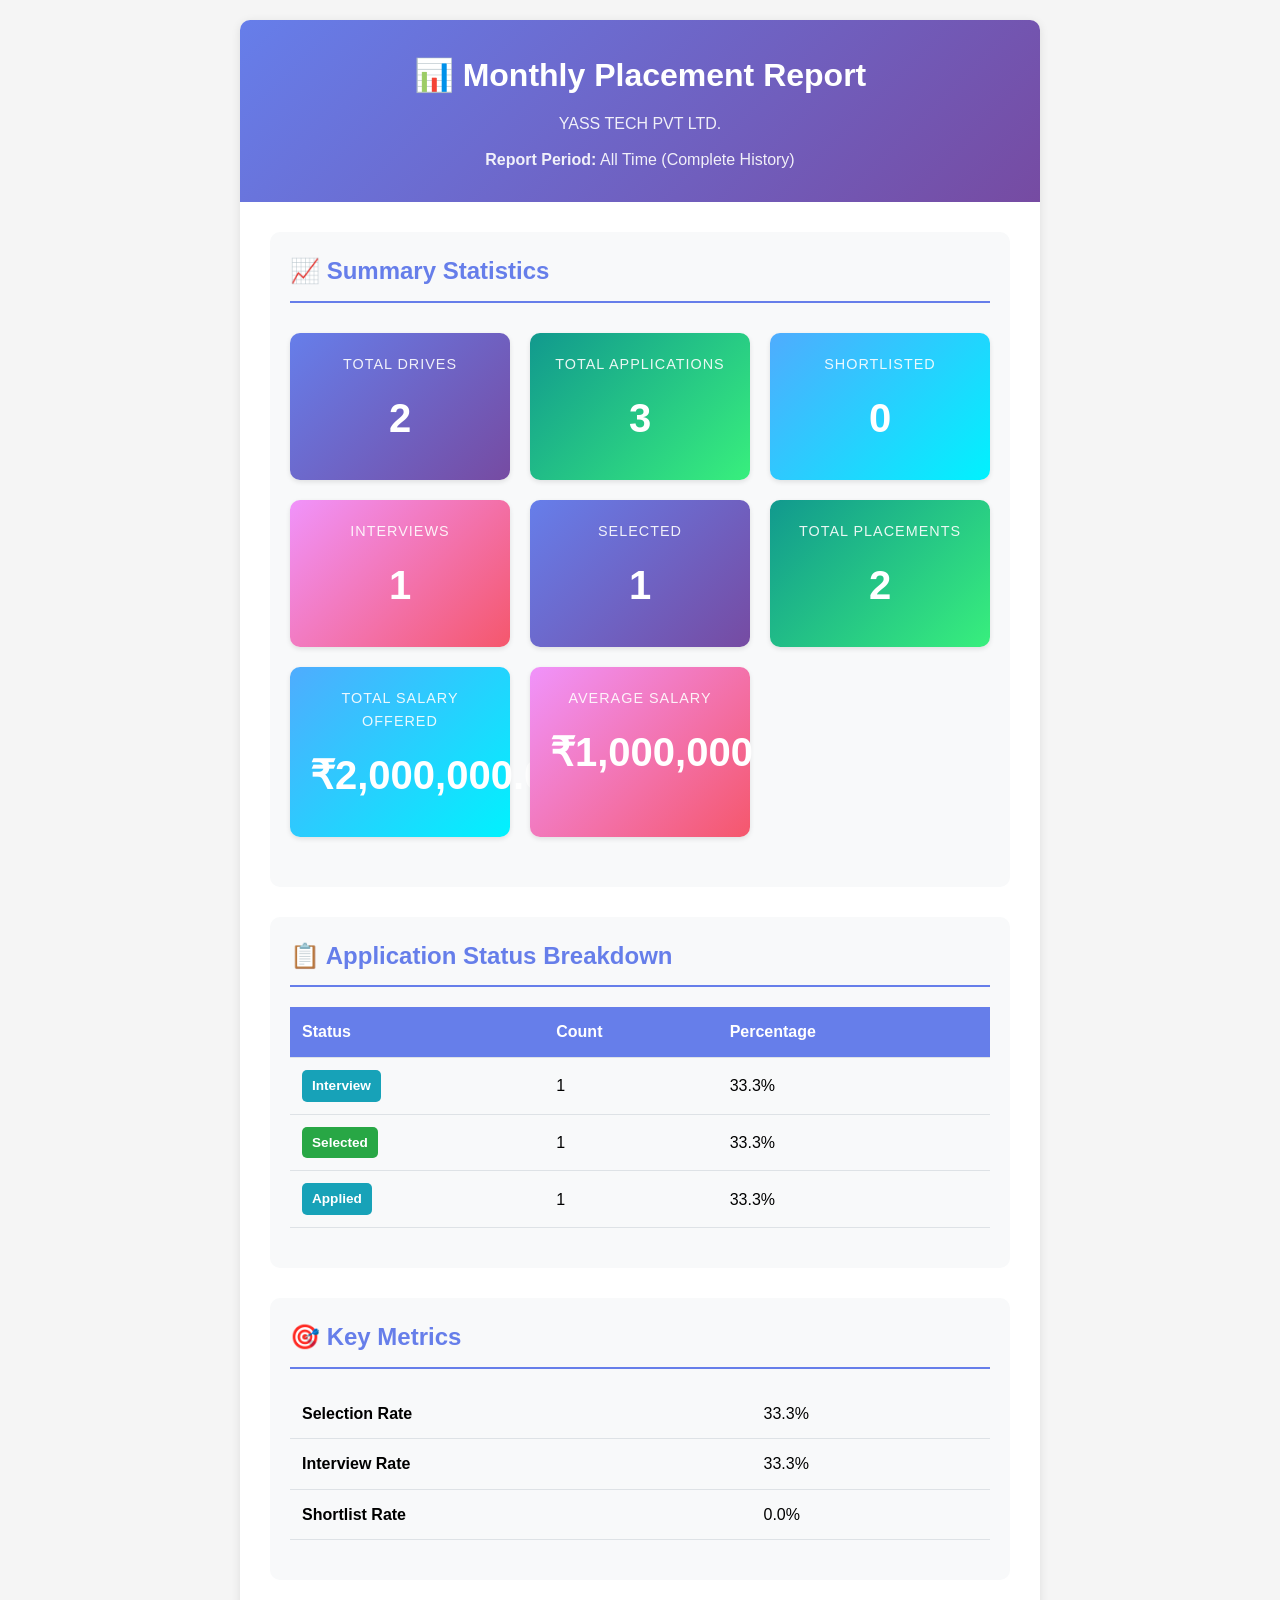
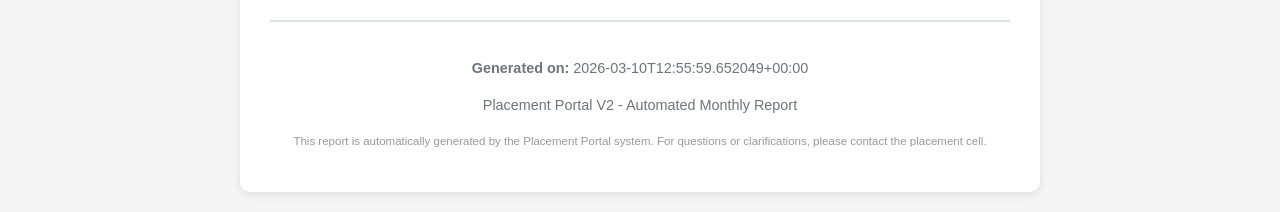
<file: static/reports/YASS_TECH_PVT_LTD._Complete_History_20260310_125559_report.html>
<!DOCTYPE html>
<html lang="en">
<head>
    <meta charset="UTF-8">
    <meta name="viewport" content="width=device-width, initial-scale=1.0">
    <title>Monthly Placement Report - YASS TECH PVT LTD.</title>
    <style>
        body {
            font-family: Arial, sans-serif;
            line-height: 1.6;
            max-width: 800px;
            margin: 0 auto;
            padding: 20px;
            background-color: #f5f5f5;
        }
        .container {
            background-color: white;
            padding: 30px;
            border-radius: 10px;
            box-shadow: 0 2px 10px rgba(0,0,0,0.1);
        }
        .header {
            background: linear-gradient(135deg, #667eea 0%, #764ba2 100%);
            color: white;
            padding: 30px;
            text-align: center;
            border-radius: 10px 10px 0 0;
            margin: -30px -30px 30px -30px;
        }
        .header h1 {
            margin: 0;
            font-size: 2em;
        }
        .header p {
            margin: 10px 0 0 0;
            opacity: 0.9;
        }
        .stats-grid {
            display: grid;
            grid-template-columns: repeat(auto-fit, minmax(180px, 1fr));
            gap: 20px;
            margin: 30px 0;
        }
        .stat-card {
            background: linear-gradient(135deg, #667eea 0%, #764ba2 100%);
            color: white;
            padding: 20px;
            border-radius: 10px;
            text-align: center;
            box-shadow: 0 2px 5px rgba(0,0,0,0.1);
        }
        .stat-card.success {
            background: linear-gradient(135deg, #11998e 0%, #38ef7d 100%);
        }
        .stat-card.info {
            background: linear-gradient(135deg, #4facfe 0%, #00f2fe 100%);
        }
        .stat-card.warning {
            background: linear-gradient(135deg, #f093fb 0%, #f5576c 100%);
        }
        .stat-value {
            font-size: 2.5em;
            font-weight: bold;
            margin: 10px 0;
        }
        .stat-label {
            font-size: 0.9em;
            opacity: 0.9;
            text-transform: uppercase;
            letter-spacing: 1px;
        }
        .section {
            margin: 30px 0;
            padding: 20px;
            background-color: #f8f9fa;
            border-radius: 10px;
        }
        .section h2 {
            color: #667eea;
            margin-top: 0;
            border-bottom: 2px solid #667eea;
            padding-bottom: 10px;
        }
        .table {
            width: 100%;
            border-collapse: collapse;
            margin: 20px 0;
        }
        .table th, .table td {
            padding: 12px;
            text-align: left;
            border-bottom: 1px solid #dee2e6;
        }
        .table th {
            background-color: #667eea;
            color: white;
        }
        .table tr:hover {
            background-color: #f5f5f5;
        }
        .footer {
            margin-top: 40px;
            padding-top: 20px;
            border-top: 2px solid #dee2e6;
            color: #6c757d;
            font-size: 0.9em;
            text-align: center;
        }
        .badge {
            display: inline-block;
            padding: 5px 10px;
            border-radius: 5px;
            font-size: 0.85em;
            font-weight: bold;
        }
        .badge-success {
            background-color: #28a745;
            color: white;
        }
        .badge-info {
            background-color: #17a2b8;
            color: white;
        }
        .badge-warning {
            background-color: #ffc107;
            color: #212529;
        }
    </style>
</head>
<body>
    <div class="container">
        <!-- Header -->
        <div class="header">
            <h1>📊 Monthly Placement Report</h1>
            <p>YASS TECH PVT LTD.</p>
            <p><strong>Report Period:</strong> All Time (Complete History)</p>
        </div>
        
        <!-- Summary Statistics -->
        <div class="section">
            <h2>📈 Summary Statistics</h2>
            <div class="stats-grid">
                <div class="stat-card">
                    <div class="stat-label">Total Drives</div>
                    <div class="stat-value">2</div>
                </div>
                <div class="stat-card success">
                    <div class="stat-label">Total Applications</div>
                    <div class="stat-value">3</div>
                </div>
                <div class="stat-card info">
                    <div class="stat-label">Shortlisted</div>
                    <div class="stat-value">0</div>
                </div>
                <div class="stat-card warning">
                    <div class="stat-label">Interviews</div>
                    <div class="stat-value">1</div>
                </div>
                <div class="stat-card">
                    <div class="stat-label">Selected</div>
                    <div class="stat-value">1</div>
                </div>
                <div class="stat-card success">
                    <div class="stat-label">Total Placements</div>
                    <div class="stat-value">2</div>
                </div>
                <div class="stat-card info">
                    <div class="stat-label">Total Salary Offered</div>
                    <div class="stat-value">₹2,000,000.0</div>
                </div>
                <div class="stat-card warning">
                    <div class="stat-label">Average Salary</div>
                    <div class="stat-value">₹1,000,000</div>
                </div>
            </div>
        </div>
        
        <!-- Application Status Breakdown -->
        <div class="section">
            <h2>📋 Application Status Breakdown</h2>
            <table class="table">
                <thead>
                    <tr>
                        <th>Status</th>
                        <th>Count</th>
                        <th>Percentage</th>
                    </tr>
                </thead>
                <tbody>
                    
                    <tr>
                        <td>
                            
                                <span class="badge badge-info">Interview</span>
                            
                        </td>
                        <td>1</td>
                        <td>
                            
                                33.3%
                            
                        </td>
                    </tr>
                    
                    <tr>
                        <td>
                            
                                <span class="badge badge-success">Selected</span>
                            
                        </td>
                        <td>1</td>
                        <td>
                            
                                33.3%
                            
                        </td>
                    </tr>
                    
                    <tr>
                        <td>
                            
                                <span class="badge badge-info">Applied</span>
                            
                        </td>
                        <td>1</td>
                        <td>
                            
                                33.3%
                            
                        </td>
                    </tr>
                    
                </tbody>
            </table>
        </div>
        
        <!-- Key Metrics -->
        <div class="section">
            <h2>🎯 Key Metrics</h2>
            <table class="table">
                <tbody>
                    <tr>
                        <td><strong>Selection Rate</strong></td>
                        <td>
                            
                                33.3%
                            
                        </td>
                    </tr>
                    <tr>
                        <td><strong>Interview Rate</strong></td>
                        <td>
                            
                                33.3%
                            
                        </td>
                    </tr>
                    <tr>
                        <td><strong>Shortlist Rate</strong></td>
                        <td>
                            
                                0.0%
                            
                        </td>
                    </tr>
                </tbody>
            </table>
        </div>
        
        <!-- Footer -->
        <div class="footer">
            <p><strong>Generated on:</strong> 2026-03-10T12:55:59.652049+00:00</p>
            <p>Placement Portal V2 - Automated Monthly Report</p>
            <p style="font-size: 0.8em; color: #999;">
                This report is automatically generated by the Placement Portal system.
                For questions or clarifications, please contact the placement cell.
            </p>
        </div>
    </div>
</body>
</html>
</file>
